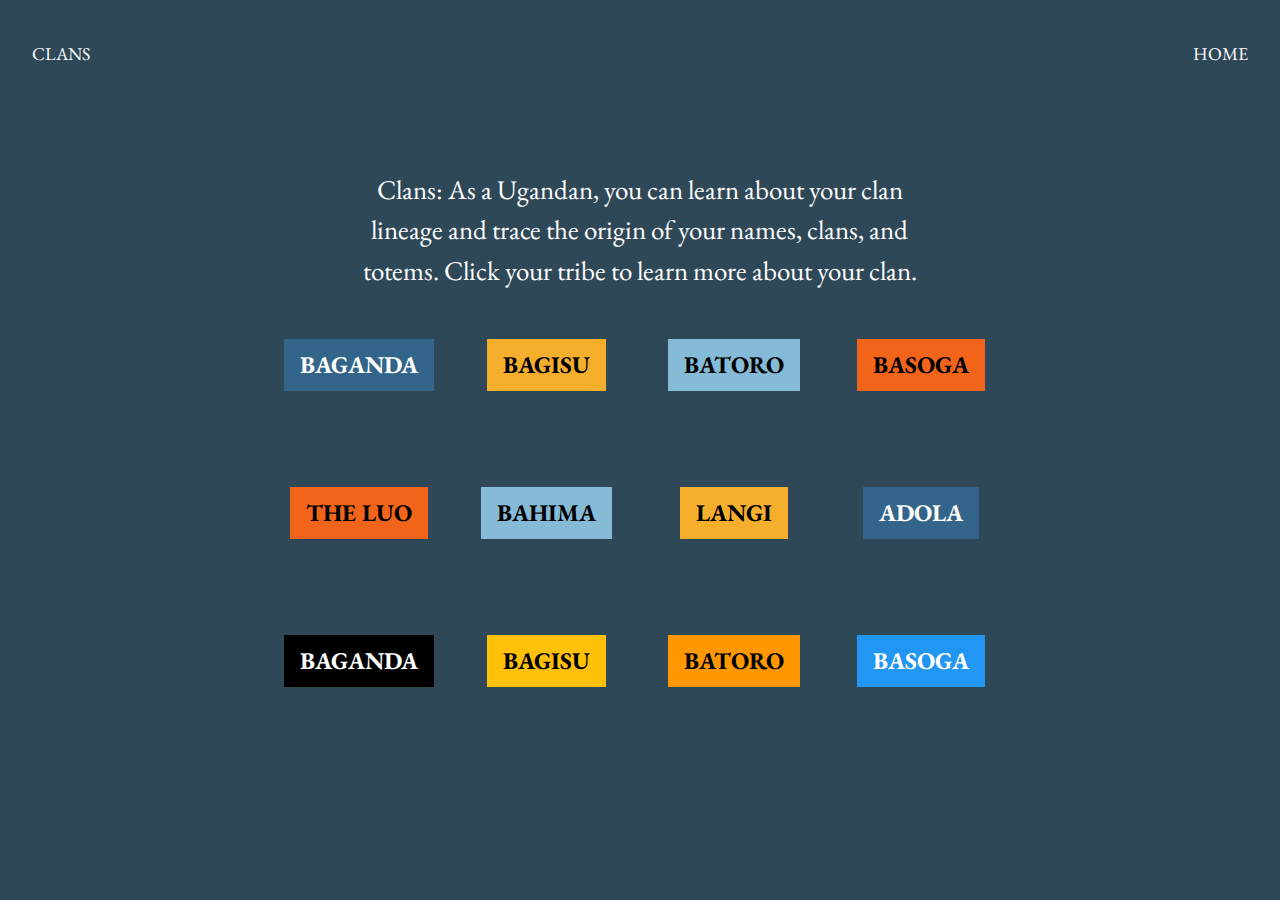
<file: clans.html>
<!doctype html>
<html lang="en">
    <head>
        <meta charset="utf-8">
        <title>Cultural Artists</title>
        <meta name="description" content="MVP Development">
        <meta name="author" content="SitePoint">
        <link rel="stylesheet" href="w3.css">
        <link rel="stylesheet" href="style.css">
        <link rel="preconnect" href="https://fonts.gstatic.com">
        <link href="https://fonts.googleapis.com/css2?family=EB+Garamond:ital,wght@0,400;0,500;0,600;0,700;0,800;1,400;1,500;1,600;1,800&display=swap" rel="stylesheet">
    </head>
    <body>
        <div class="w3-container clanPage">
            <div class="w3-bar w3-padding-32 clan-nav">
                <a href="#" class="w3-bar-item w3-button">Clans</a>
                <a href="index.html" class="w3-bar-item w3-button w3-right">Home</a>
            </div>
            <div class="clan-content">

                <h4 class="w3-center w3-text-white">Clans: As a Ugandan, you can learn about your clan lineage and trace the origin of your names, clans, and totems. Click your tribe to learn more about your clan.</h4>

                <div class="w3-row w3-padding-48">
                    <div class="w3-col m3 w3-center">
                        <button onclick="document.getElementById('id01').style.display='block'" class="w3-button  cool-blue">BAGANDA</button>
                        <div id="id01" class="w3-modal">
                            <div class="w3-modal-content cool-blue w3-animate-top w3-card-4">
                                <header class="w3-container w3-light-blue">
                                    <span onclick="document.getElementById('id01').style.display='none'" class="w3-button w3-display-topright">&times;</span>
                                    <h2>Buganda Lineage History</h2>
                                    <p>Click the tabs to reveal category info</p>
                                </header>
                                <div class="w3-row">
                                    <a href="javascript:void(0)" onclick="openTown(event, 'London');">
                                        <div class="w3-third tablink w3-bottombar w3-hover-light-grey w3-padding">Clan History</div>
                                    </a>
                                    <a href="javascript:void(0)" onclick="openTown(event, 'Paris');">
                                        <div class="w3-third tablink w3-bottombar w3-hover-light-grey w3-padding">Names</div>
                                    </a>
                                    <a href="javascript:void(0)" onclick="openTown(event, 'Tokyo');">
                                        <div class="w3-third tablink w3-bottombar w3-hover-light-grey w3-padding">Totems</div>
                                    </a>
                                </div>
                                <div id="London" class="w3-container city" style="display:none">
                                    <h2>London</h2>
                                    <p>London is the capital city of England.</p>
                                </div>
                                <div id="Paris" class="w3-container city" style="display:none">
                                    <h2>Paris</h2>
                                    <p>Paris is the capital of France.</p>
                                </div>
                                <div id="Tokyo" class="w3-container city" style="display:none">
                                    <h2>Tokyo</h2>
                                    <p>Tokyo is the capital of Japan.</p>
                                </div>

                            </div>
                        </div>
                    </div>
                    <div class="w3-col m3 w3-center">
                        <button onclick="document.getElementById('id01').style.display='block'" class="w3-button  mustard">BAGISU</button>
                    </div>
                    <div class="w3-col m3 w3-center">
                        <button onclick="document.getElementById('id01').style.display='block'" class="w3-button  light-blue">BATORO</button>
                    </div>
                    <div class="w3-col m3 w3-center">
                        <button onclick="document.getElementById('id01').style.display='block'" class="w3-button  neworange">BASOGA</button>
                    </div>
                </div>
                <!-- ANOTHER ROW -->
                <div class="w3-row w3-padding-48">
                    <div class="w3-col m3 w3-center">
                        <button onclick="document.getElementById('id01').style.display='block'" class="w3-button  neworange">THE LUO</button>
                        <div id="id01" class="w3-modal">
                            <div class="w3-modal-content w3-animate-top w3-card-4">
                                <header class="w3-container w3-teal">
                                    <span onclick="document.getElementById('id01').style.display='none'" class="w3-button w3-display-topright">&times;</span>
                                    <h2>Modal Header</h2>
                                </header>
                                <div class="w3-container">
                                    <p>Some text..</p>
                                    <p>Some text..</p>
                                </div>
                                <footer class="w3-container w3-teal">
                                    <p>Modal Footer</p>
                                </footer>
                            </div>
                        </div>
                    </div>
                    <div class="w3-col m3 w3-center">
                        <button onclick="document.getElementById('id01').style.display='block'" class="w3-button  light-blue">BAHIMA</button>
                    </div>
                    <div class="w3-col m3 w3-center">
                        <button onclick="document.getElementById('id01').style.display='block'" class="w3-button  mustard">LANGI</button>
                    </div>
                    <div class="w3-col m3 w3-center">
                        <button onclick="document.getElementById('id01').style.display='block'" class="w3-button  cool-blue">ADOLA</button>
                    </div>
                </div>
                <!-- another row -->
                <div class="w3-row w3-padding-48">
                    <div class="w3-col m3 w3-center">
                        <button onclick="document.getElementById('id01').style.display='block'" class="w3-button  w3-black">BAGANDA</button>
                        <div id="id01" class="w3-modal">
                            <div class="w3-modal-content w3-animate-top w3-card-4">
                                <header class="w3-container w3-teal">
                                    <span onclick="document.getElementById('id01').style.display='none'" class="w3-button w3-display-topright">&times;</span>
                                    <h2>Modal Header</h2>
                                </header>
                                <div class="w3-container">
                                    <p>Some text..</p>
                                    <p>Some text..</p>
                                </div>
                                <footer class="w3-container w3-teal">
                                    <p>Modal Footer</p>
                                </footer>
                            </div>
                        </div>
                    </div>
                    <div class="w3-col m3 w3-center">
                        <button onclick="document.getElementById('id01').style.display='block'" class="w3-button  w3-amber">BAGISU</button>
                    </div>
                    <div class="w3-col m3 w3-center">
                        <button onclick="document.getElementById('id01').style.display='block'" class="w3-button  w3-orange">BATORO</button>
                    </div>
                    <div class="w3-col m3 w3-center">
                        <button onclick="document.getElementById('id01').style.display='block'" class="w3-button  w3-blue">BASOGA</button>
                    </div>
                </div>
            </div>
        </div>
        <script src="index.js"></script>
    </body>
</html>
</file>
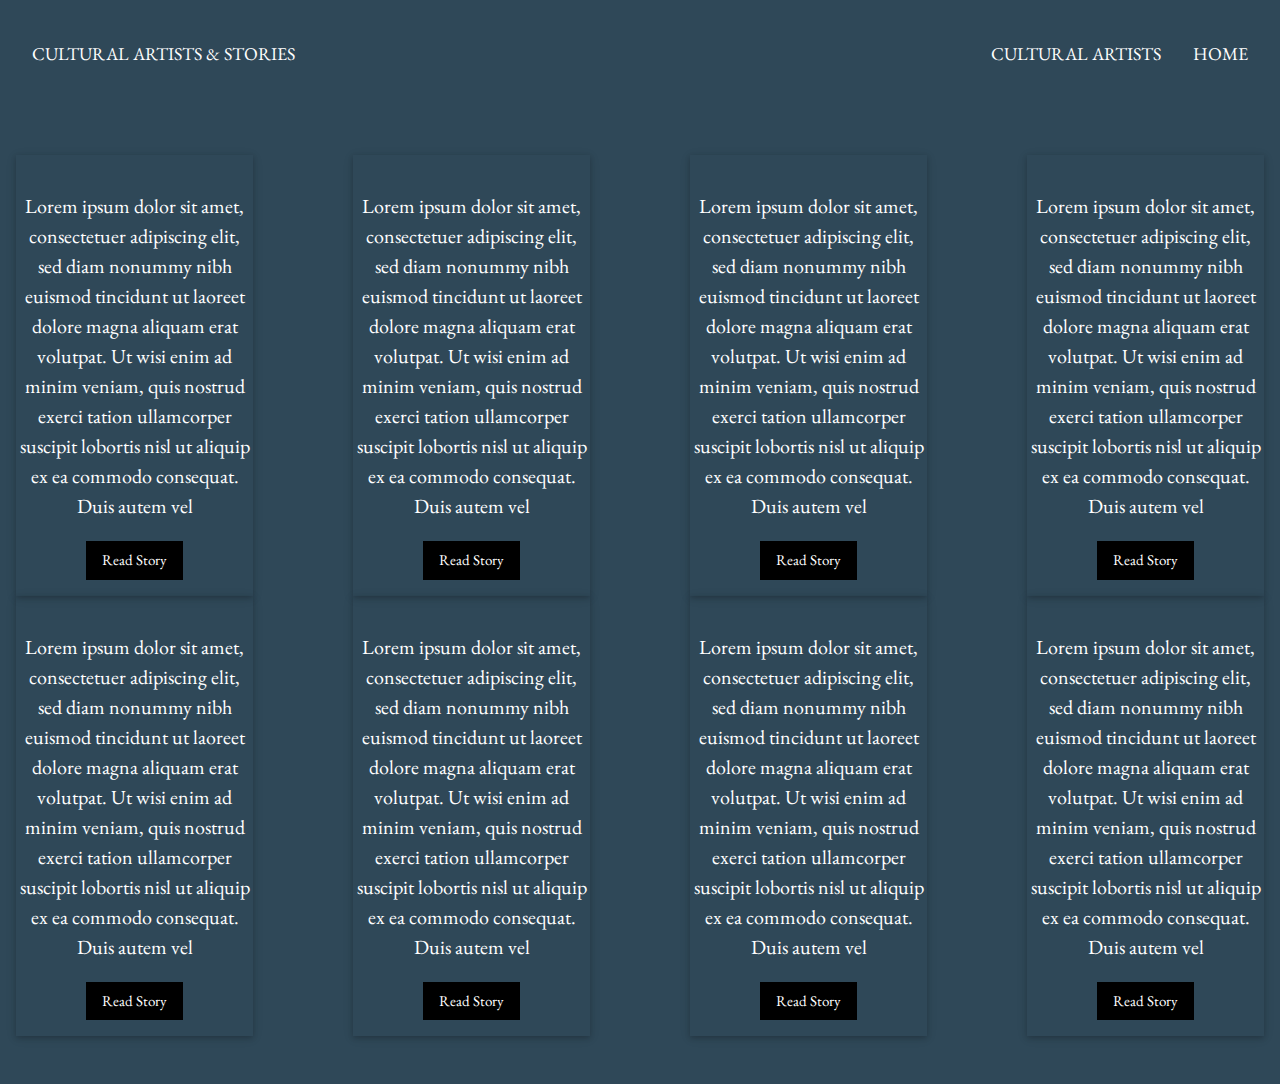
<file: stories.html>
<!doctype html>
<html lang="en">
    <head>
        <meta charset="utf-8">
        <title>Cultural Artists</title>
        <meta name="description" content="MVP Development">
        <meta name="author" content="SitePoint">
        <link rel="stylesheet" href="w3.css">
        <link rel="stylesheet" href="style.css">
        <link rel="preconnect" href="https://fonts.gstatic.com">
        <link href="https://fonts.googleapis.com/css2?family=EB+Garamond:ital,wght@0,400;0,500;0,600;0,700;0,800;1,400;1,500;1,600;1,800&display=swap" rel="stylesheet">
    </head>
    <body>
        <div class="w3-container storiesPage">
            <div class="w3-bar w3-padding-32 stories-nav">
                <a href="#" class="w3-bar-item w3-button">Cultural Artists & Stories</a>
                <a href="index.html" class="w3-bar-item w3-button w3-right">Home</a>
                <a href="art.html" class="w3-bar-item w3-button w3-right">Cultural Artists</a>
            </div>
            <div class="pple-stories w3-padding-48">
                <div class="w3-card w3-center w3-padding-16">

                    <p>Lorem ipsum dolor sit amet, consectetuer adipiscing elit, sed diam nonummy nibh euismod tincidunt ut laoreet dolore magna aliquam erat volutpat. Ut wisi enim ad minim veniam, quis nostrud exerci tation ullamcorper suscipit lobortis nisl ut aliquip ex ea commodo consequat. Duis autem vel </p>
                    <button onclick="document.getElementById('id01').style.display='block'" class="w3-button w3-black">Read Story</button>
                    <div id="id01" class="w3-modal">
                        <div class="w3-modal-content w3-card-4">
                            <header class="w3-container">
                                <span onclick="document.getElementById('id01').style.display='none'" class="w3-button w3-black w3-display-topright">&times;</span>
                                <h2 class="w3-text-black w3-left-align">Lorem ipsum dolor sit amet, consectetuer adipiscing elit, sed diam nonummy nibh euismod tincidunt </h2>
                            </header>
                            <div class="w3-container">
                                <p class="w3-text-black">Lorem ipsum dolor sit amet, consectetuer adipiscing elit, sed diam nonummy nibh euismod tincidunt ut laoreet dolore magna aliquam erat volutpat. Ut wisi enim ad minim veniam, quis nostrud exerci tation ullamcorper suscipit lobortis nisl ut aliquip ex ea commodo consequat. Duis autem vel eum iriure dolor in hendrerit in vulputate velit esse molestie consequat, vel illum dolore eu feugiat nulla facilisis at vero eros et accumsan et iusto odio dignissim qui blandit praesent luptatum zzril delenit augue duis dolore te feugait nulla facilisi. Nam liber tempor cum soluta nobis eleifend option congue nihil imperdiet doming id quod mazim placerat facer possim assum. Typi non habent claritatem insitam; est usus legentis in iis qui facit eorum claritatem. Investigationes demonstraverunt lectores legere me lius quod ii legunt saepius.</p>
                            </div>
                            <footer class="w3-container w3-black">
                                <p>End of Story</p>
                            </footer>
                        </div>
                    </div>
                </div>

                <div class="w3-card w3-center w3-padding-16">

                    <p>Lorem ipsum dolor sit amet, consectetuer adipiscing elit, sed diam nonummy nibh euismod tincidunt ut laoreet dolore magna aliquam erat volutpat. Ut wisi enim ad minim veniam, quis nostrud exerci tation ullamcorper suscipit lobortis nisl ut aliquip ex ea commodo consequat. Duis autem vel </p>
                    <button onclick="document.getElementById('id01').style.display='block'" class="w3-button w3-black">Read Story</button>
                    <div id="id01" class="w3-modal">
                        <div class="w3-modal-content w3-card-4">
                            <header class="w3-container w3-teal">
                                <span onclick="document.getElementById('id01').style.display='none'" class="w3-button w3-display-topright">&times;</span>
                                <h2>Modal Header</h2>
                            </header>
                            <div class="w3-container">
                                <p>Some text..</p>
                                <p>Some text..</p>
                            </div>
                            <footer class="w3-container w3-teal">
                                <p>Modal Footer</p>
                            </footer>
                        </div>
                    </div>
                </div>


                <div class="w3-card w3-center w3-padding-16">

                    <p>Lorem ipsum dolor sit amet, consectetuer adipiscing elit, sed diam nonummy nibh euismod tincidunt ut laoreet dolore magna aliquam erat volutpat. Ut wisi enim ad minim veniam, quis nostrud exerci tation ullamcorper suscipit lobortis nisl ut aliquip ex ea commodo consequat. Duis autem vel </p>
                    <button onclick="document.getElementById('id01').style.display='block'" class="w3-button w3-black">Read Story</button>
                    <div id="id01" class="w3-modal">
                        <div class="w3-modal-content w3-card-4">
                            <header class="w3-container w3-teal">
                                <span onclick="document.getElementById('id01').style.display='none'" class="w3-button w3-display-topright">&times;</span>
                                <h2>Modal Header</h2>
                            </header>
                            <div class="w3-container">
                                <p>Some text..</p>
                                <p>Some text..</p>
                            </div>
                            <footer class="w3-container w3-teal">
                                <p>Modal Footer</p>
                            </footer>
                        </div>
                    </div>
                </div>


                <div class="w3-card w3-center w3-padding-16">

                    <p>Lorem ipsum dolor sit amet, consectetuer adipiscing elit, sed diam nonummy nibh euismod tincidunt ut laoreet dolore magna aliquam erat volutpat. Ut wisi enim ad minim veniam, quis nostrud exerci tation ullamcorper suscipit lobortis nisl ut aliquip ex ea commodo consequat. Duis autem vel </p>
                    <button onclick="document.getElementById('id01').style.display='block'" class="w3-button w3-black">Read Story</button>
                    <div id="id01" class="w3-modal">
                        <div class="w3-modal-content w3-card-4">
                            <header class="w3-container w3-teal">
                                <span onclick="document.getElementById('id01').style.display='none'" class="w3-button w3-display-topright">&times;</span>
                                <h2>Modal Header</h2>
                            </header>
                            <div class="w3-container">
                                <p>Some text..</p>
                                <p>Some text..</p>
                            </div>
                            <footer class="w3-container w3-teal">
                                <p>Modal Footer</p>
                            </footer>
                        </div>
                    </div>
                </div>


                <div class="w3-card w3-center w3-padding-16">

                    <p>Lorem ipsum dolor sit amet, consectetuer adipiscing elit, sed diam nonummy nibh euismod tincidunt ut laoreet dolore magna aliquam erat volutpat. Ut wisi enim ad minim veniam, quis nostrud exerci tation ullamcorper suscipit lobortis nisl ut aliquip ex ea commodo consequat. Duis autem vel </p>
                    <button onclick="document.getElementById('id01').style.display='block'" class="w3-button w3-black">Read Story</button>
                    <div id="id01" class="w3-modal">
                        <div class="w3-modal-content w3-card-4">
                            <header class="w3-container w3-teal">
                                <span onclick="document.getElementById('id01').style.display='none'" class="w3-button w3-display-topright">&times;</span>
                                <h2>Modal Header</h2>
                            </header>
                            <div class="w3-container">
                                <p>Some text..</p>
                                <p>Some text..</p>
                            </div>
                            <footer class="w3-container w3-teal">
                                <p>Modal Footer</p>
                            </footer>
                        </div>
                    </div>
                </div>


                <div class="w3-card w3-center w3-padding-16">

                    <p>Lorem ipsum dolor sit amet, consectetuer adipiscing elit, sed diam nonummy nibh euismod tincidunt ut laoreet dolore magna aliquam erat volutpat. Ut wisi enim ad minim veniam, quis nostrud exerci tation ullamcorper suscipit lobortis nisl ut aliquip ex ea commodo consequat. Duis autem vel </p>
                    <button onclick="document.getElementById('id01').style.display='block'" class="w3-button w3-black">Read Story</button>
                    <div id="id01" class="w3-modal">
                        <div class="w3-modal-content w3-card-4">
                            <header class="w3-container w3-teal">
                                <span onclick="document.getElementById('id01').style.display='none'" class="w3-button w3-display-topright">&times;</span>
                                <h2>Modal Header</h2>
                            </header>
                            <div class="w3-container">
                                <p>Some text..</p>
                                <p>Some text..</p>
                            </div>
                            <footer class="w3-container w3-teal">
                                <p>Modal Footer</p>
                            </footer>
                        </div>
                    </div>
                </div>


                <div class="w3-card w3-center w3-padding-16">

                    <p>Lorem ipsum dolor sit amet, consectetuer adipiscing elit, sed diam nonummy nibh euismod tincidunt ut laoreet dolore magna aliquam erat volutpat. Ut wisi enim ad minim veniam, quis nostrud exerci tation ullamcorper suscipit lobortis nisl ut aliquip ex ea commodo consequat. Duis autem vel </p>
                    <button onclick="document.getElementById('id01').style.display='block'" class="w3-button w3-black">Read Story</button>
                    <div id="id01" class="w3-modal">
                        <div class="w3-modal-content w3-card-4">
                            <header class="w3-container w3-teal">
                                <span onclick="document.getElementById('id01').style.display='none'" class="w3-button w3-display-topright">&times;</span>
                                <h2>Modal Header</h2>
                            </header>
                            <div class="w3-container">
                                <p>Some text..</p>
                                <p>Some text..</p>
                            </div>
                            <footer class="w3-container w3-teal">
                                <p>Modal Footer</p>
                            </footer>
                        </div>
                    </div>
                </div>


                <div class="w3-card w3-center w3-padding-16">

                    <p>Lorem ipsum dolor sit amet, consectetuer adipiscing elit, sed diam nonummy nibh euismod tincidunt ut laoreet dolore magna aliquam erat volutpat. Ut wisi enim ad minim veniam, quis nostrud exerci tation ullamcorper suscipit lobortis nisl ut aliquip ex ea commodo consequat. Duis autem vel </p>
                    <button onclick="document.getElementById('id01').style.display='block'" class="w3-button w3-black">Read Story</button>
                    <div id="id01" class="w3-modal">
                        <div class="w3-modal-content w3-card-4">
                            <header class="w3-container w3-teal">
                                <span onclick="document.getElementById('id01').style.display='none'" class="w3-button w3-display-topright">&times;</span>
                                <h2>Modal Header</h2>
                            </header>
                            <div class="w3-container">
                                <p>Some text..</p>
                                <p>Some text..</p>
                            </div>
                            <footer class="w3-container w3-teal">
                                <p>Modal Footer</p>
                            </footer>
                        </div>
                    </div>
                </div>
            </div>
        </div>
        <script src="index.js"></script>
    </body>
</html>
</file>
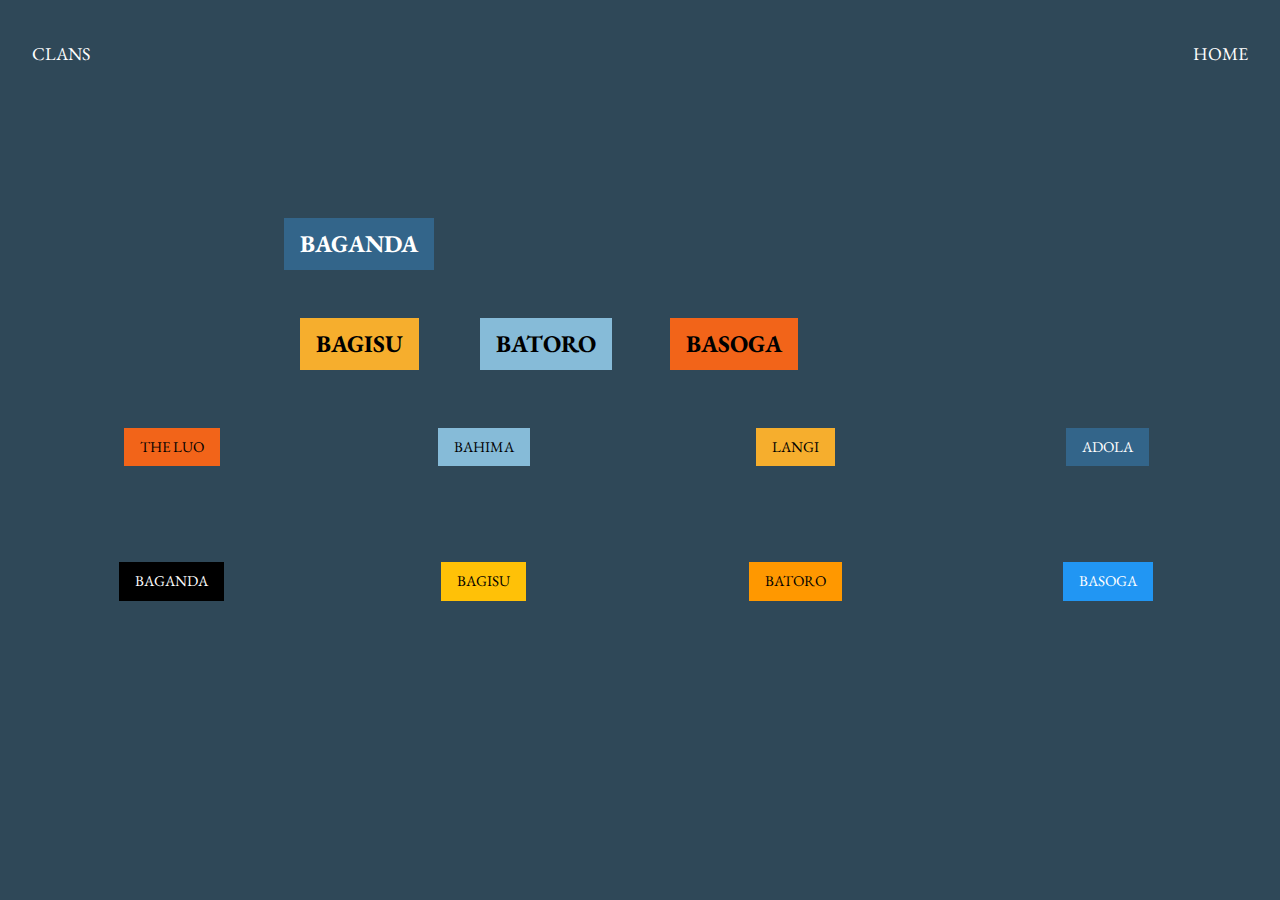
<file: temp.html>
<!doctype html>
<html lang="en">
    <head>
        <meta charset="utf-8">
        <title>Cultural Artists</title>
        <meta name="description" content="MVP Development">
        <meta name="author" content="SitePoint">
        <link rel="stylesheet" href="w3.css">
        <link rel="stylesheet" href="style.css">
        <link rel="preconnect" href="https://fonts.gstatic.com">
        <link href="https://fonts.googleapis.com/css2?family=EB+Garamond:ital,wght@0,400;0,500;0,600;0,700;0,800;1,400;1,500;1,600;1,800&display=swap" rel="stylesheet">
    </head>
    <body>
        <div class="w3-container clanPage">
            <div class="w3-bar w3-padding-32 clan-nav">
                <a href="#" class="w3-bar-item w3-button">Clans</a>
                <a href="index.html" class="w3-bar-item w3-button w3-right">Home</a>
            </div>
            <div class="clan-content">
                <div class="w3-row w3-padding-48">
                    <div class="w3-col m3 w3-center">
                        <button onclick="document.getElementById('id01').style.display='block'" class="w3-button  cool-blue">BAGANDA</button>
                        <div id="id01" class="w3-modal">
                            <div class="w3-modal-content cool-blue w3-animate-top w3-card-4">
                                <header class="w3-container w3-teal">
                                    <span onclick="document.getElementById('id01').style.display='none'" class="w3-button w3-display-topright">&times;</span>
                                    <h2>Modal Header</h2>
                                </header>
                                <!-- <div>
                                    <div class="w3-row">
                                        <a href="javascript:void(0)" onclick="openTown(event, 'London');">
                                            <div class="w3-third tablink w3-bottombar w3-hover-light-grey w3-padding">London</div>
                                        </a>
                                        <a href="javascript:void(0)" onclick="openTown(event, 'Paris');">
                                            <div class="w3-third tablink w3-bottombar w3-hover-light-grey w3-padding">Paris</div>
                                        </a>
                                        <a href="javascript:void(0)" onclick="openTown(event, 'Tokyo');">
                                            <div class="w3-third tablink w3-bottombar w3-hover-light-grey w3-padding">Tokyo</div>
                                        </a>
                                    </div>
                                    <div id="London" class="w3-container city" style="display:none">
                                        <h2>London</h2>
                                        <p>London is the capital city of England.</p>
                                    </div>
                                    <div id="Paris" class="w3-container city" style="display:none">
                                        <h2>Paris</h2>
                                        <p>Paris is the capital of France.</p>
                                    </div>
                                    <div id="Tokyo" class="w3-container city" style="display:none">
                                        <h2>Tokyo</h2>
                                        <p>Tokyo is the capital of Japan.</p>
                                    </div>
                                </div> -->
                            </div>
                        </div>
                    </div>
                </div>
                <div class="w3-col m3 w3-center">
                    <button onclick="document.getElementById('id01').style.display='block'" class="w3-button  mustard">BAGISU</button>
                </div>
                <div class="w3-col m3 w3-center">
                    <button onclick="document.getElementById('id01').style.display='block'" class="w3-button  light-blue">BATORO</button>
                </div>
                <div class="w3-col m3 w3-center">
                    <button onclick="document.getElementById('id01').style.display='block'" class="w3-button  neworange">BASOGA</button>
                </div>
            </div>
            <!-- ANOTHER ROW -->
            <div class="w3-row w3-padding-48">
                <div class="w3-col m3 w3-center">
                    <button onclick="document.getElementById('id01').style.display='block'" class="w3-button  neworange">THE LUO</button>
                    <div id="id01" class="w3-modal">
                        <div class="w3-modal-content w3-animate-top w3-card-4">
                            <header class="w3-container w3-teal">
                                <span onclick="document.getElementById('id01').style.display='none'" class="w3-button w3-display-topright">&times;</span>
                                <h2>Modal Header</h2>
                            </header>
                            <div class="w3-container">
                                <p>Some text..</p>
                                <p>Some text..</p>
                            </div>
                            <footer class="w3-container w3-teal">
                                <p>Modal Footer</p>
                            </footer>
                        </div>
                    </div>
                </div>
                <div class="w3-col m3 w3-center">
                    <button onclick="document.getElementById('id01').style.display='block'" class="w3-button  light-blue">BAHIMA</button>
                </div>
                <div class="w3-col m3 w3-center">
                    <button onclick="document.getElementById('id01').style.display='block'" class="w3-button  mustard">LANGI</button>
                </div>
                <div class="w3-col m3 w3-center">
                    <button onclick="document.getElementById('id01').style.display='block'" class="w3-button  cool-blue">ADOLA</button>
                </div>
            </div>
            <!-- another row -->
            <div class="w3-row w3-padding-48">
                <div class="w3-col m3 w3-center">
                    <button onclick="document.getElementById('id01').style.display='block'" class="w3-button  w3-black">BAGANDA</button>
                    <div id="id01" class="w3-modal">
                        <div class="w3-modal-content w3-animate-top w3-card-4">
                            <header class="w3-container w3-teal">
                                <span onclick="document.getElementById('id01').style.display='none'" class="w3-button w3-display-topright">&times;</span>
                                <h2>Modal Header</h2>
                            </header>
                            <div class="w3-container">
                                <p>Some text..</p>
                                <p>Some text..</p>
                            </div>
                            <footer class="w3-container w3-teal">
                                <p>Modal Footer</p>
                            </footer>
                        </div>
                    </div>
                </div>
                <div class="w3-col m3 w3-center">
                    <button onclick="document.getElementById('id01').style.display='block'" class="w3-button  w3-amber">BAGISU</button>
                </div>
                <div class="w3-col m3 w3-center">
                    <button onclick="document.getElementById('id01').style.display='block'" class="w3-button  w3-orange">BATORO</button>
                </div>
                <div class="w3-col m3 w3-center">
                    <button onclick="document.getElementById('id01').style.display='block'" class="w3-button  w3-blue">BASOGA</button>
                </div>
            </div>
        </div>
    </div>
    <script src="index.js"></script>
</body>
</html>
</file>
<file: style.css>
html, body, h1, h2, h3, h4, h5, h6 {
    font-family: 'EB Garamond', serif;
}

.mainPage {
    background-color: white;
    color: black;
    overflow: hidden;
}

.nav-links {
    text-decoration: none;
    font-size: 30px;
    font-weight: 600;
    padding-top: 10%;
    /* position: fixed; */
}

#myVideo {
    /* position: fixed; */
    right: 0;
    bottom: 0;
    min-width: 100%;
    min-height: 100vh;
}

.intro-content {
    padding: 5% 15%;
}

.pics {
    column-count: 2;
    column-gap: 15%;
}

.pics p, .stories p {
    font-size: 20px;
}

.second-pic {
    padding-top: 28%;
}

.intro-content h4, .stories h4, .clan-content h4, .artPage h4{
    width: 75%;
    margin: auto;
    font-size: 27px;
}

/* places */

.places {
    background-color: #2F4858;
    color: white;
}

.tourism, .heros-desp {
    padding-top: 15%;
}

.tourism p, .unsung-heros p {
    font-size: 20px;
}

.tourism h4, .unsung-heros h4 {
    font-weight: 600;
}

/* stories */

.book-video {
    width: 70%;
    height: auto;
}

.stories, .unsung-heros, .people {
    padding-top: 5%;
}

.unsung-heros {
    background: #FF715B;
    color: white;
}

.stories {
    background-color: #E3E2CA;
}

.stories-dsp {
    width: 70%;
    margin: auto;
}

.news {
    padding: 10% 20%;
}

.news h4 {
    font-size: 30px;
}

/* art page */

.artMain, .art-nav {
    background-color: #FBDFDA;
}

.artPage {
    padding: 7% 20%;
    font-size: 20px;
}

.art-nav a, .stories-nav a, .clan-nav a {
    font-size: 18px;
    text-transform: uppercase;
}

/* people page */

.peoplePage {
    background-color: black;
}

.people-content {
    padding: 5% 10%;
}

/* side nav tab content styling */

/* Style the tab */

.tab {
    float: left;
    background-color: black;
    color: white;
    width: 30%;
}

/* Style the buttons inside the tab */

.tab button {
    display: block;
    background-color: inherit;
    color: white;
    padding: 22px 16px;
    width: 100%;
    border: none;
    outline: none;
    text-align: left;
    cursor: pointer;
    transition: 0.3s;
    font-size: 17px;
}

/* Change background color of buttons on hover */

.tab button:hover {
    color: blue;
}

/* Create an active/current "tab button" class */

.tab button.active {
    color: orange;
}

/* Style the tab content */

.tabcontent {
    float: left;
    padding: 0px 12px;
    width: 70%;
    border-left: none;
    min-height: 100vh;
    color: white;
}

/* stories page */

.storiesPage {
    background-color: #2F4858;
    color: white;
    min-height: 100vh;
}

.pple-stories {
    column-count: 4;
    column-gap: 100px;
}

.pple-stories p {
    font-size: 20px;
    text-align: center;
}

.stories-nav, .clan-nav {
    background-color: #2F4858;
    color: white;
}

/* clan page */

.clan-content {
    padding: 5% 20%;
}

.clanPage {
    background-color: #2F4858;
    min-height: 100vh;
}

.clan-content button {
    font-size: x-large;
    font-weight: 700;
}

.clan-content p {
    font-size: 18px;
}

.cool-blue {
    background-color: #33658A;
    color: white;
}

.light-blue {
    background-color: #86BBD8;
}

.mustard {
    background-color: #F6AE2D;
}

.neworange {
    background-color: #F26419;
}

/* places page */

.placesPage {
    min-height: 100vh;
}

#myVideobkgd {
    /* position: fixed; */
    right: 0;
    bottom: 0;
    min-width: 100%;
    /* min-height: 100%; */
}

.content {
    position: fixed;
    /* bottom: 0; */
    background: rgba(0, 0, 0, 0.5);
    color: #f1f1f1;
    width: 100%;
    padding: 20px;
    margin-top: 10%;
    /* overflow: scroll; */
  }

/* media screen */

/* side nav */

@media screen and (max-height: 450px) {}
</file>
